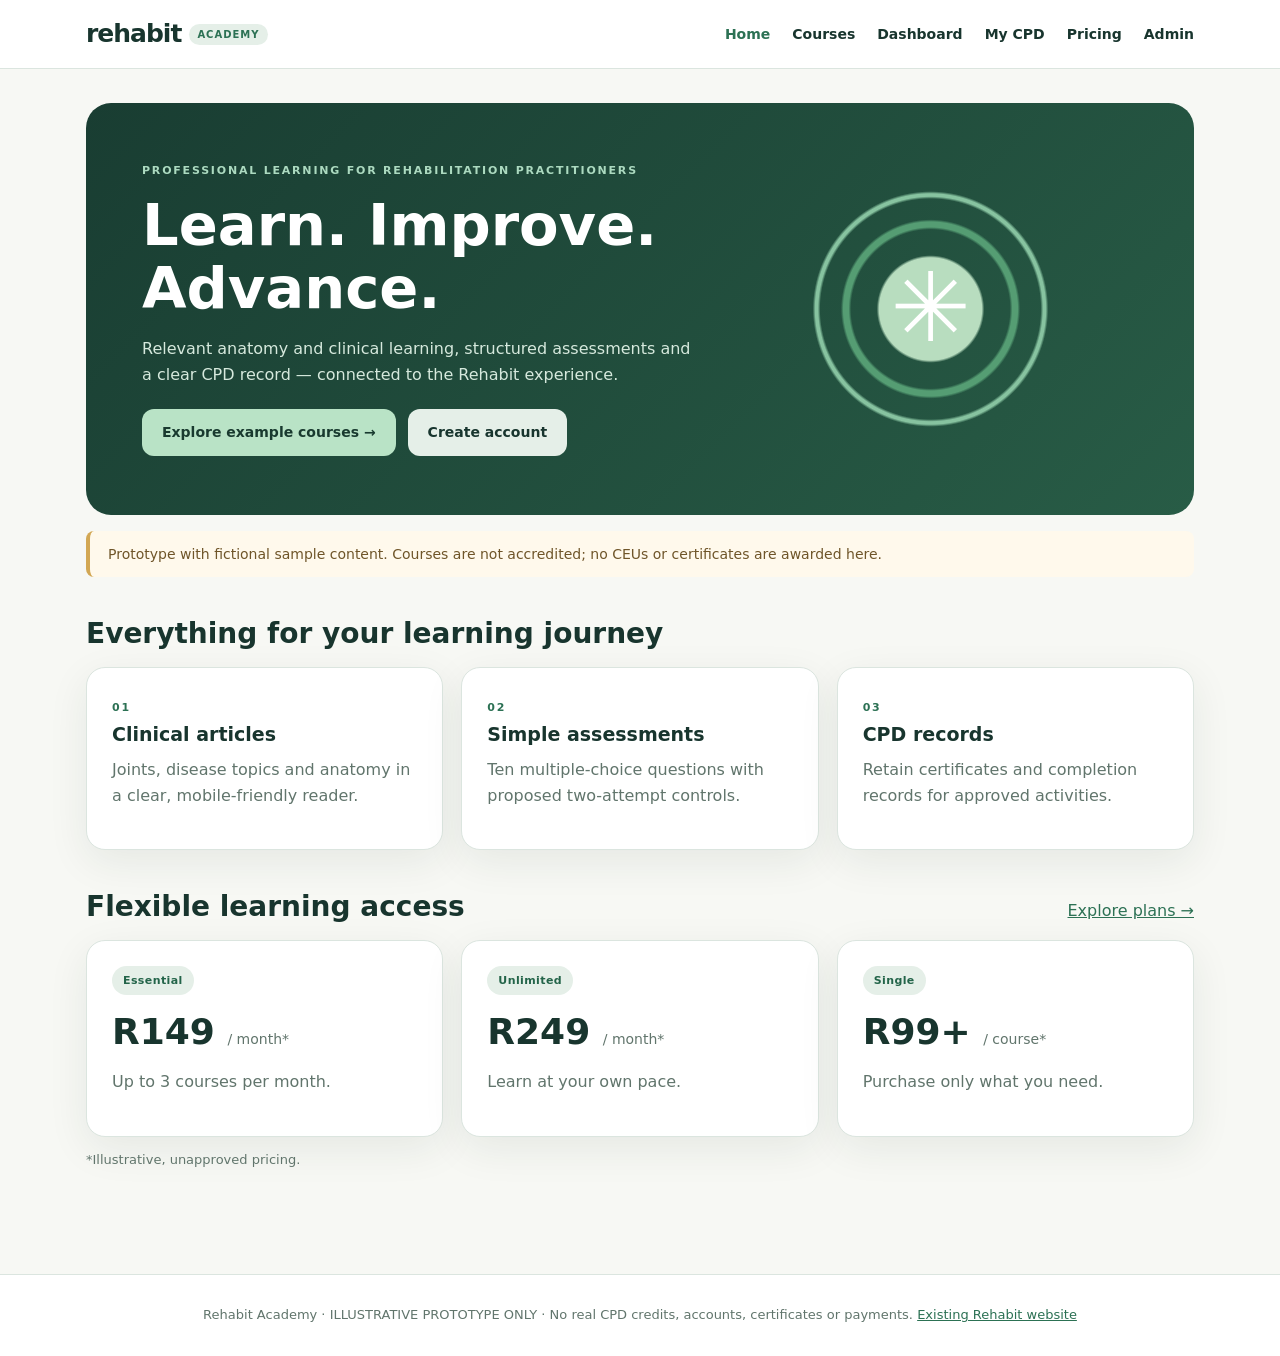
<file: index.html>
<!doctype html><html lang="en"><head><meta charset="utf-8"><meta name="robots" content="noindex,nofollow"><meta name="viewport" content="width=device-width,initial-scale=1"><meta name="description" content="Rehabit Academy CPD prototype"><title>Learn. Improve. Advance. | Rehabit Academy</title><link rel="stylesheet" href="assets/style.css"></head><body><div class="shell"><header class="header"><nav class="nav" aria-label="Main navigation"><a class="brand" href="index.html">rehabit<small>ACADEMY</small></a><div class="links"><a href="index.html" class="active">Home</a><a href="courses.html" class="">Courses</a><a href="dashboard.html" class="">Dashboard</a><a href="certificates.html" class="">My CPD</a><a href="billing.html" class="">Pricing</a><a href="admin.html" class="">Admin</a></div></nav></header><main class="main"><section class="hero"><div><div class="eyebrow">Professional learning for rehabilitation practitioners</div><h1>Learn. Improve.<br>Advance.</h1><p>Relevant anatomy and clinical learning, structured assessments and a clear CPD record — connected to the Rehabit experience.</p><div class="button-row"><a class="btn" href="courses.html">Explore example courses →</a><a class="btn-secondary" href="register.html">Create account</a></div></div><div class="hero-art" aria-hidden="true">✳</div></section><div class="notice">Prototype with fictional sample content. Courses are not accredited; no CEUs or certificates are awarded here.</div><section class="section"><h2>Everything for your learning journey</h2><div class="grid"><article class="card"><span class="eyebrow">01</span><h3>Clinical articles</h3><p>Joints, disease topics and anatomy in a clear, mobile-friendly reader.</p></article><article class="card"><span class="eyebrow">02</span><h3>Simple assessments</h3><p>Ten multiple-choice questions with proposed two-attempt controls.</p></article><article class="card"><span class="eyebrow">03</span><h3>CPD records</h3><p>Retain certificates and completion records for approved activities.</p></article></div></section><section class="section"><div class="section-head"><h2>Flexible learning access</h2><a href="billing.html">Explore plans →</a></div><div class="grid"><div class="card"><span class="tag">Essential</span><div class="price">R149 <small>/ month*</small></div><p>Up to 3 courses per month.</p></div><div class="card"><span class="tag">Unlimited</span><div class="price">R249 <small>/ month*</small></div><p>Learn at your own pace.</p></div><div class="card"><span class="tag">Single</span><div class="price">R99+ <small>/ course*</small></div><p>Purchase only what you need.</p></div></div><p class="small muted">*Illustrative, unapproved pricing.</p></section></main><footer class="footer">Rehabit Academy · ILLUSTRATIVE PROTOTYPE ONLY · No real CPD credits, accounts, certificates or payments. <a href="https://rehabit.co.za/">Existing Rehabit website</a></footer></div><script src="assets/app.js" defer></script></body></html>
</file>
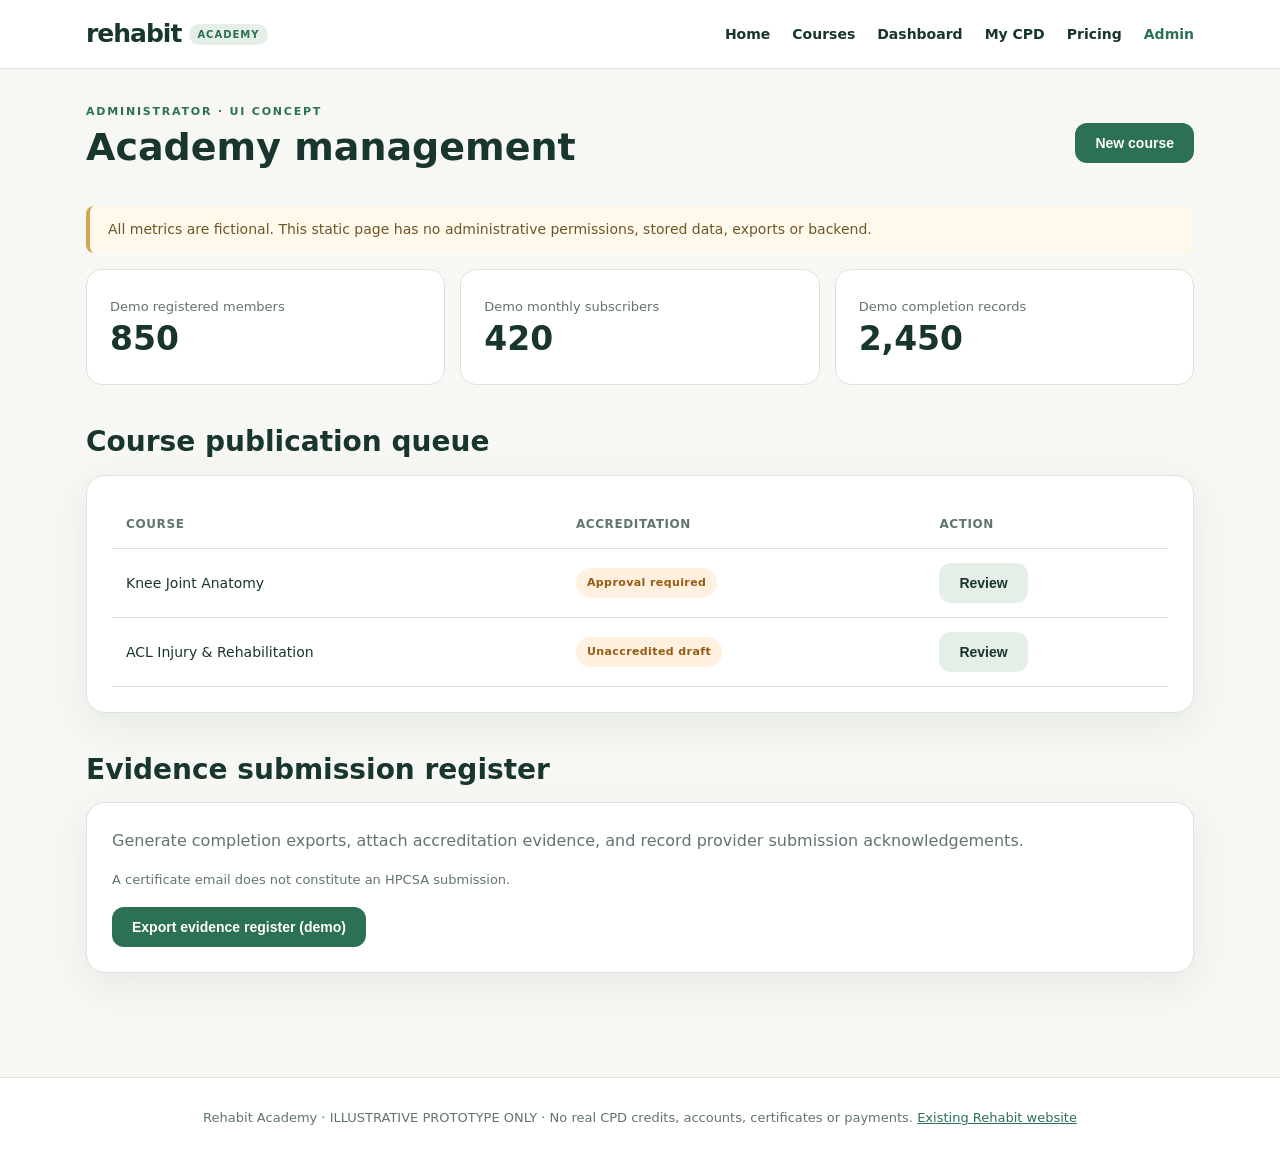
<file: admin.html>
<!doctype html><html lang="en"><head><meta charset="utf-8"><meta name="robots" content="noindex,nofollow"><meta name="viewport" content="width=device-width,initial-scale=1"><meta name="description" content="Rehabit Academy CPD prototype"><title>Admin dashboard | Rehabit Academy</title><link rel="stylesheet" href="assets/style.css"></head><body><div class="shell"><header class="header"><nav class="nav" aria-label="Main navigation"><a class="brand" href="index.html">rehabit<small>ACADEMY</small></a><div class="links"><a href="index.html" class="">Home</a><a href="courses.html" class="">Courses</a><a href="dashboard.html" class="">Dashboard</a><a href="certificates.html" class="">My CPD</a><a href="billing.html" class="">Pricing</a><a href="admin.html" class="active">Admin</a></div></nav></header><main class="main"><div class="topline"><div><div class="eyebrow">Administrator · UI concept</div><h1 class="page-title">Academy management</h1></div><button class="btn" data-demo-action>New course</button></div><div class="notice">All metrics are fictional. This static page has no administrative permissions, stored data, exports or backend.</div><div class="metrics"><div class="metric"><span class="muted small">Demo registered members</span><strong>850</strong></div><div class="metric"><span class="muted small">Demo monthly subscribers</span><strong>420</strong></div><div class="metric"><span class="muted small">Demo completion records</span><strong>2,450</strong></div></div><section class="section"><h2>Course publication queue</h2><div class="card table-wrap"><table class="table"><thead><tr><th>Course</th><th>Accreditation</th><th>Action</th></tr></thead><tbody><tr><td>Knee Joint Anatomy</td><td><span class="tag warn">Approval required</span></td><td><button class="btn-secondary" data-demo-action>Review</button></td></tr><tr><td>ACL Injury & Rehabilitation</td><td><span class="tag warn">Unaccredited draft</span></td><td><button class="btn-secondary" data-demo-action>Review</button></td></tr></tbody></table></div></section><section class="section"><h2>Evidence submission register</h2><div class="card"><p>Generate completion exports, attach accreditation evidence, and record provider submission acknowledgements.</p><p class="small muted">A certificate email does not constitute an HPCSA submission.</p><button class="btn" data-demo-action>Export evidence register (demo)</button></div></section></main><footer class="footer">Rehabit Academy · ILLUSTRATIVE PROTOTYPE ONLY · No real CPD credits, accounts, certificates or payments. <a href="https://rehabit.co.za/">Existing Rehabit website</a></footer></div><script src="assets/app.js" defer></script></body></html>
</file>
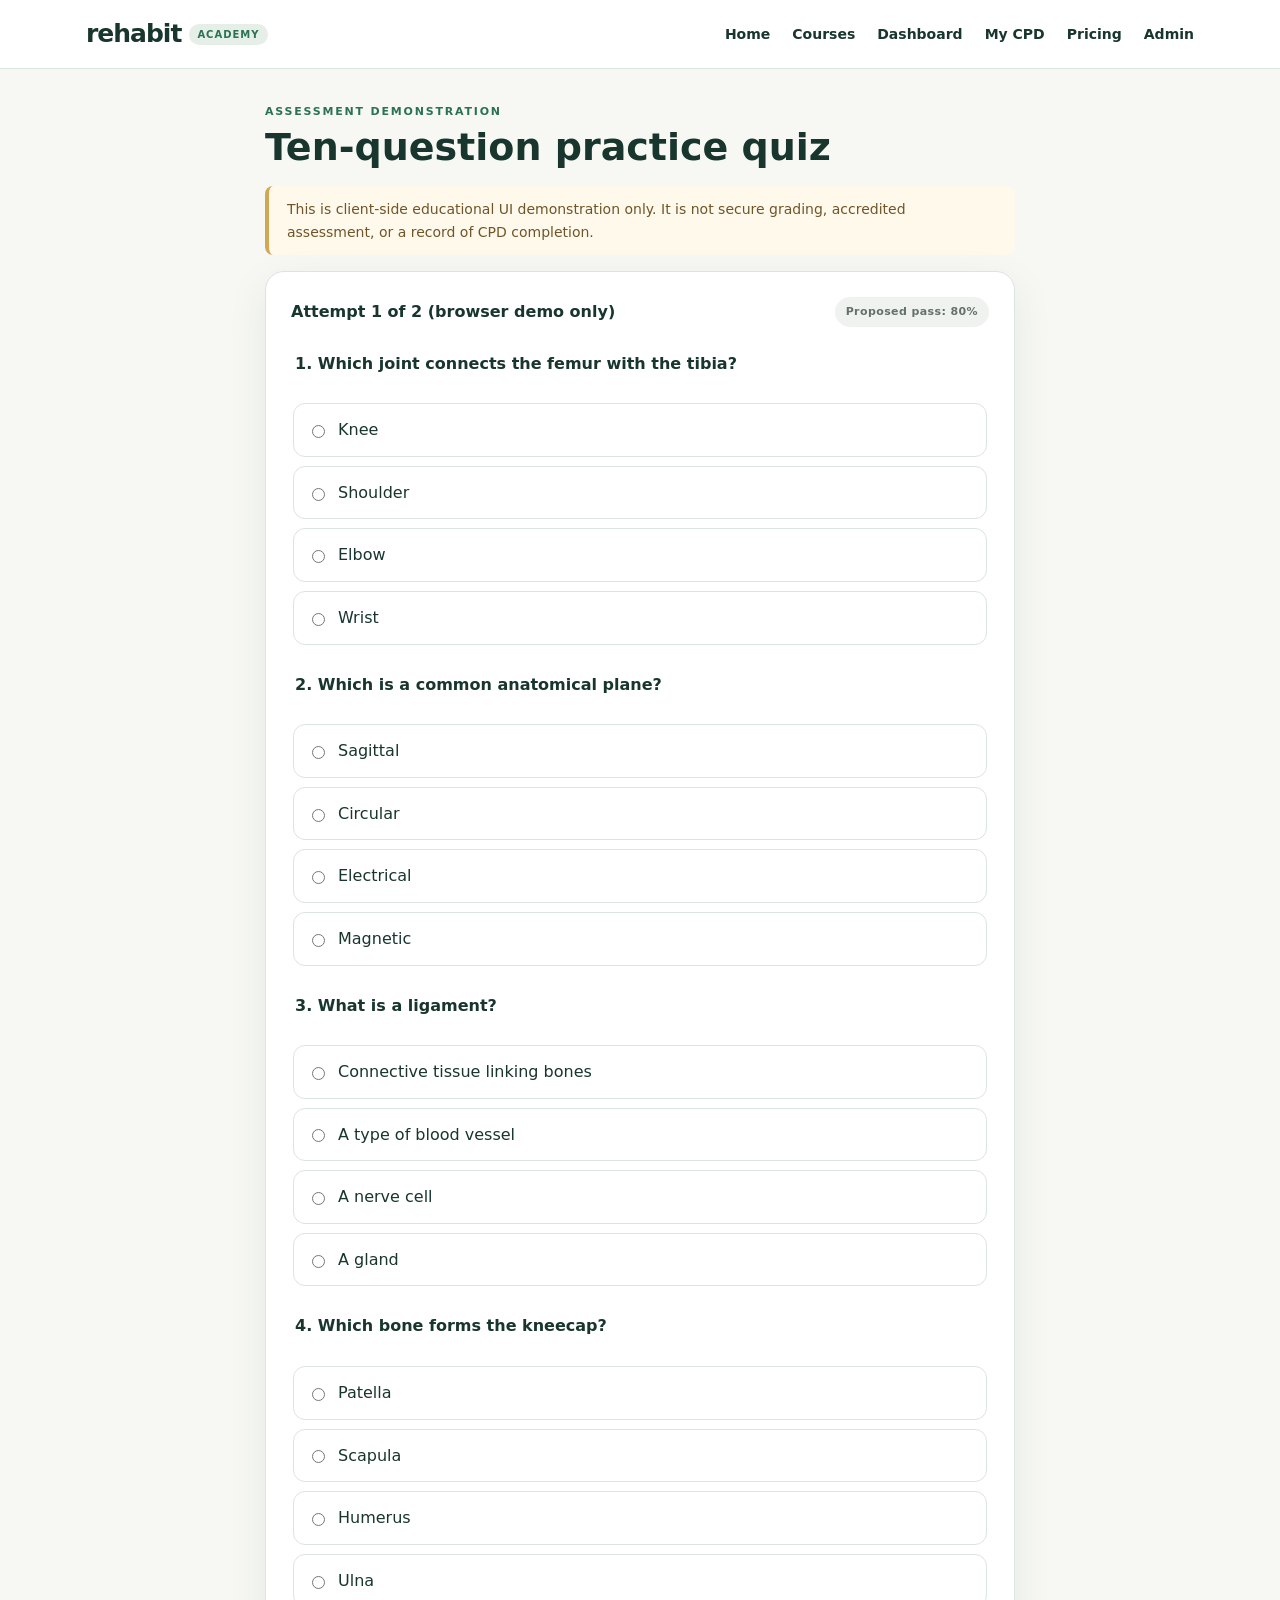
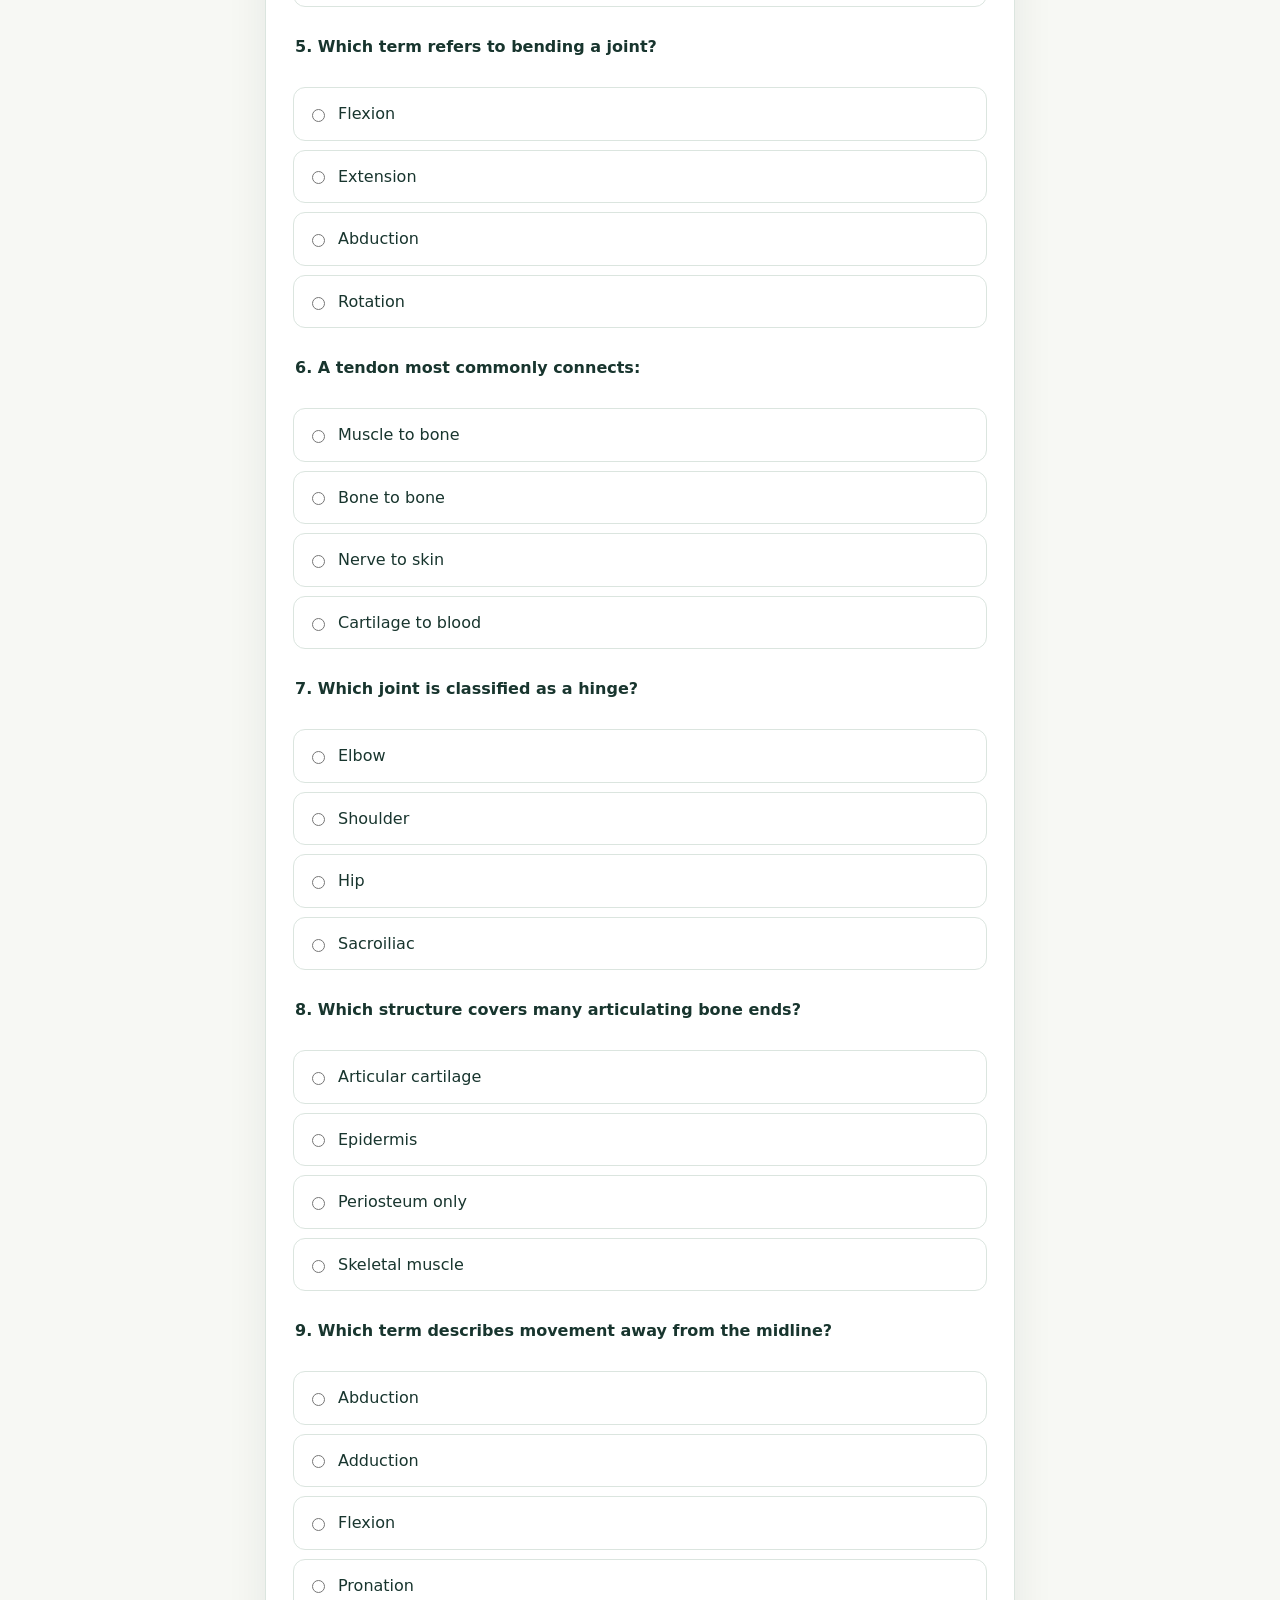
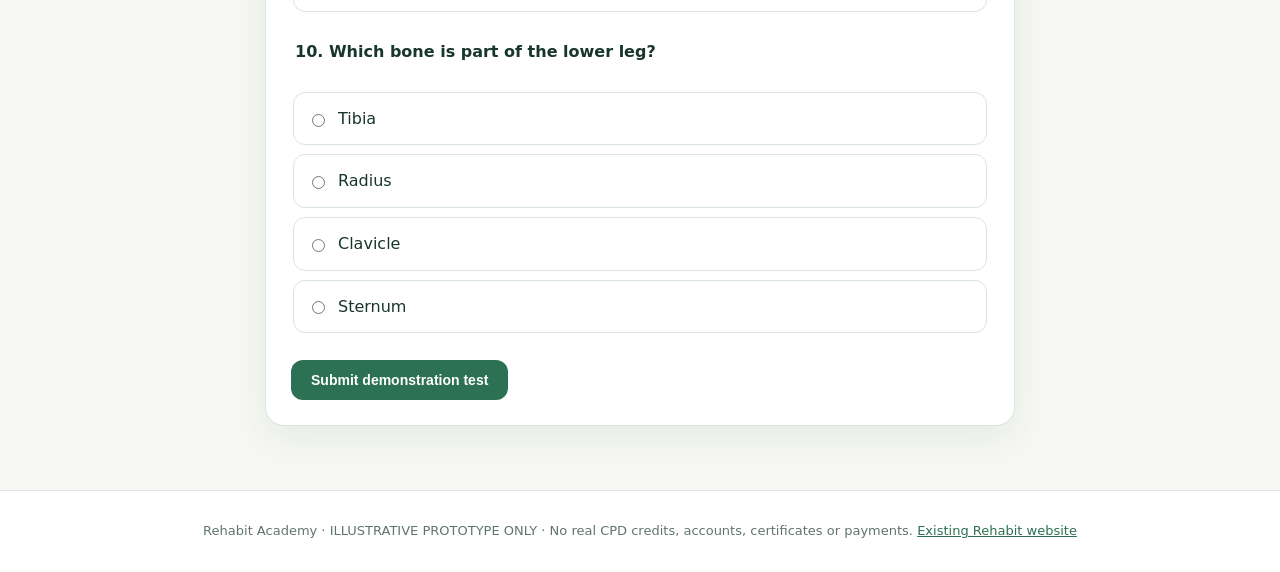
<file: assessment.html>
<!doctype html><html lang="en"><head><meta charset="utf-8"><meta name="robots" content="noindex,nofollow"><meta name="viewport" content="width=device-width,initial-scale=1"><meta name="description" content="Rehabit Academy CPD prototype"><title>Assessment demo | Rehabit Academy</title><link rel="stylesheet" href="assets/style.css"></head><body><div class="shell"><header class="header"><nav class="nav" aria-label="Main navigation"><a class="brand" href="index.html">rehabit<small>ACADEMY</small></a><div class="links"><a href="index.html" class="">Home</a><a href="courses.html" class="">Courses</a><a href="dashboard.html" class="">Dashboard</a><a href="certificates.html" class="">My CPD</a><a href="billing.html" class="">Pricing</a><a href="admin.html" class="">Admin</a></div></nav></header><main class="main"><div class="quiz"><div class="eyebrow">Assessment demonstration</div><h1 class="page-title">Ten-question practice quiz</h1><div class="notice">This is client-side educational UI demonstration only. It is not secure grading, accredited assessment, or a record of CPD completion.</div><div class="card"><div class="topline"><strong id="attemptLabel">Attempt 1 of 2</strong><span class="tag gray">Proposed pass: 80%</span></div><form id="quizForm"></form><div id="quizResult" class="notice green hide" role="status"></div></div></div></main><footer class="footer">Rehabit Academy · ILLUSTRATIVE PROTOTYPE ONLY · No real CPD credits, accounts, certificates or payments. <a href="https://rehabit.co.za/">Existing Rehabit website</a></footer></div><script src="assets/app.js" defer></script></body></html>
</file>
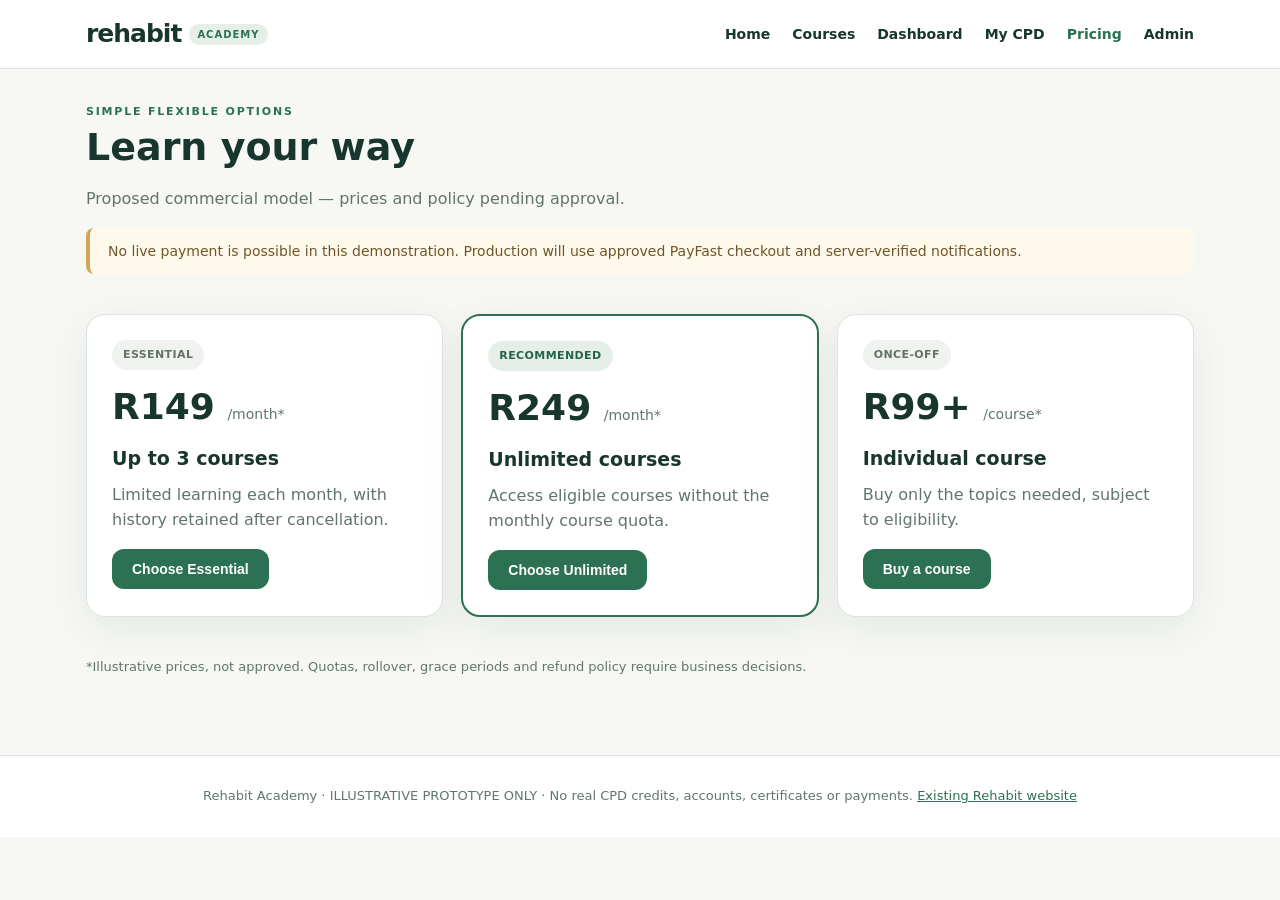
<file: billing.html>
<!doctype html><html lang="en"><head><meta charset="utf-8"><meta name="robots" content="noindex,nofollow"><meta name="viewport" content="width=device-width,initial-scale=1"><meta name="description" content="Rehabit Academy CPD prototype"><title>Plans | Rehabit Academy</title><link rel="stylesheet" href="assets/style.css"></head><body><div class="shell"><header class="header"><nav class="nav" aria-label="Main navigation"><a class="brand" href="index.html">rehabit<small>ACADEMY</small></a><div class="links"><a href="index.html" class="">Home</a><a href="courses.html" class="">Courses</a><a href="dashboard.html" class="">Dashboard</a><a href="certificates.html" class="">My CPD</a><a href="billing.html" class="active">Pricing</a><a href="admin.html" class="">Admin</a></div></nav></header><main class="main"><div class="eyebrow">Simple flexible options</div><h1 class="page-title">Learn your way</h1><p class="muted">Proposed commercial model — prices and policy pending approval.</p><div class="notice">No live payment is possible in this demonstration. Production will use approved PayFast checkout and server-verified notifications.</div><div class="grid section"><div class="card"><span class="tag gray">ESSENTIAL</span><div class="price">R149 <small>/month*</small></div><h3>Up to 3 courses</h3><p>Limited learning each month, with history retained after cancellation.</p><button class="btn" data-demo-action>Choose Essential</button></div><div class="card" style="border:2px solid var(--green)"><span class="tag">RECOMMENDED</span><div class="price">R249 <small>/month*</small></div><h3>Unlimited courses</h3><p>Access eligible courses without the monthly course quota.</p><button class="btn" data-demo-action>Choose Unlimited</button></div><div class="card"><span class="tag gray">ONCE-OFF</span><div class="price">R99+ <small>/course*</small></div><h3>Individual course</h3><p>Buy only the topics needed, subject to eligibility.</p><button class="btn" data-demo-action>Buy a course</button></div></div><p class="small muted">*Illustrative prices, not approved. Quotas, rollover, grace periods and refund policy require business decisions.</p></main><footer class="footer">Rehabit Academy · ILLUSTRATIVE PROTOTYPE ONLY · No real CPD credits, accounts, certificates or payments. <a href="https://rehabit.co.za/">Existing Rehabit website</a></footer></div><script src="assets/app.js" defer></script></body></html>
</file>
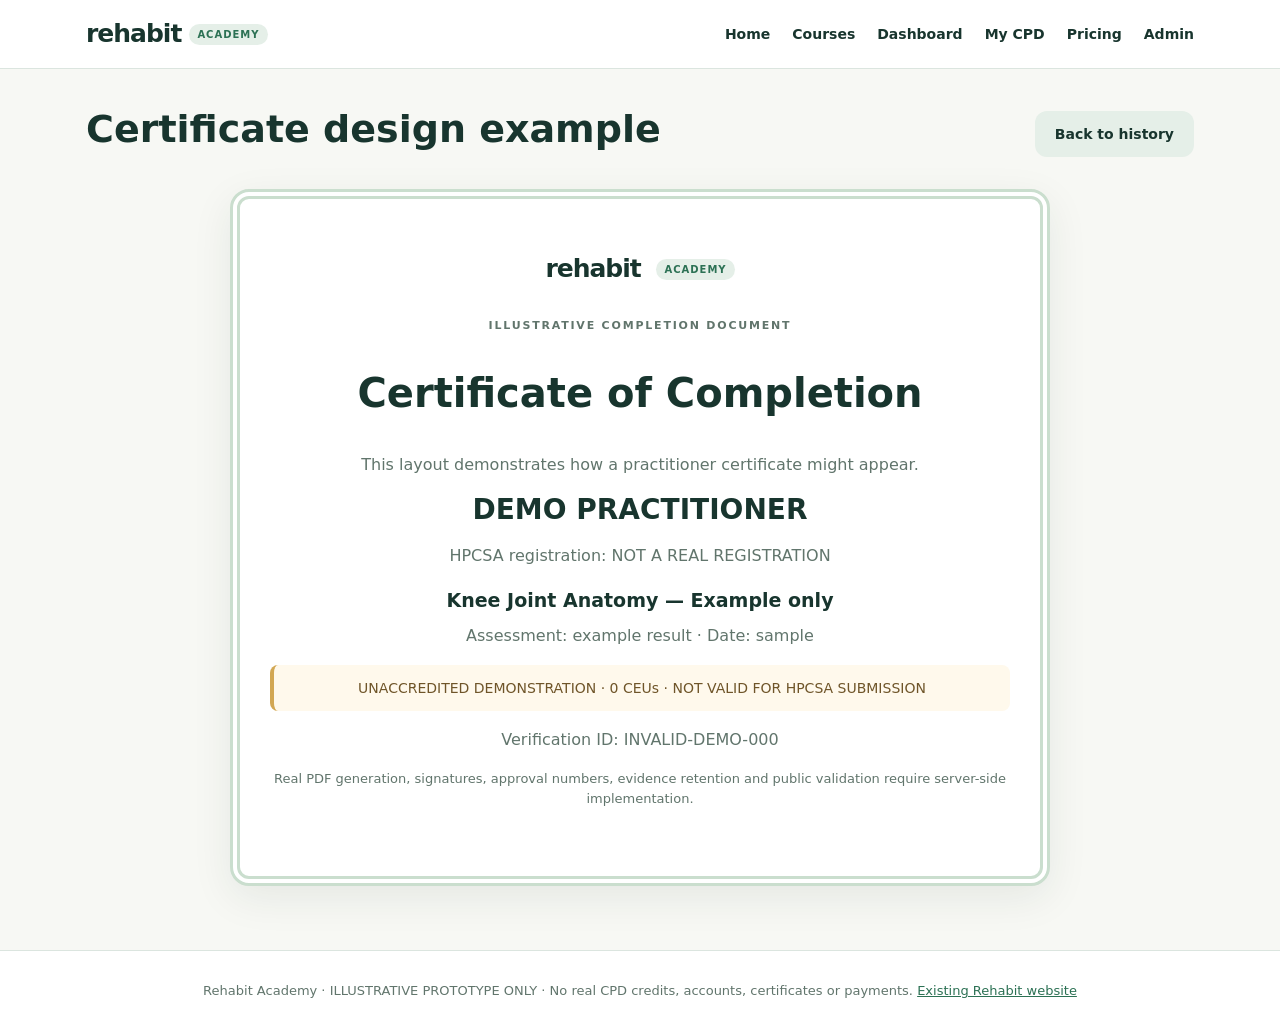
<file: certificate-example.html>
<!doctype html><html lang="en"><head><meta charset="utf-8"><meta name="robots" content="noindex,nofollow"><meta name="viewport" content="width=device-width,initial-scale=1"><meta name="description" content="Rehabit Academy CPD prototype"><title>Sample certificate | Rehabit Academy</title><link rel="stylesheet" href="assets/style.css"></head><body><div class="shell"><header class="header"><nav class="nav" aria-label="Main navigation"><a class="brand" href="index.html">rehabit<small>ACADEMY</small></a><div class="links"><a href="index.html" class="">Home</a><a href="courses.html" class="">Courses</a><a href="dashboard.html" class="">Dashboard</a><a href="certificates.html" class="">My CPD</a><a href="billing.html" class="">Pricing</a><a href="admin.html" class="">Admin</a></div></nav></header><main class="main"><div class="topline"><h1 class="page-title">Certificate design example</h1><a href="certificates.html" class="btn-secondary">Back to history</a></div><div class="card center" style="border:10px double #cadece;max-width:820px;margin:0 auto;padding:50px 30px"><div class="brand">rehabit <small>ACADEMY</small></div><p class="eyebrow" style="margin-top:28px">Illustrative completion document</p><h1 style="font-size:40px">Certificate of Completion</h1><p>This layout demonstrates how a practitioner certificate might appear.</p><h2>DEMO PRACTITIONER</h2><p>HPCSA registration: NOT A REAL REGISTRATION</p><h3>Knee Joint Anatomy — Example only</h3><p>Assessment: example result · Date: sample</p><div class="notice" style="text-align:center">UNACCREDITED DEMONSTRATION · 0 CEUs · NOT VALID FOR HPCSA SUBMISSION</div><p>Verification ID: INVALID-DEMO-000</p><p class="small muted">Real PDF generation, signatures, approval numbers, evidence retention and public validation require server-side implementation.</p></div></main><footer class="footer">Rehabit Academy · ILLUSTRATIVE PROTOTYPE ONLY · No real CPD credits, accounts, certificates or payments. <a href="https://rehabit.co.za/">Existing Rehabit website</a></footer></div><script src="assets/app.js" defer></script></body></html>
</file>
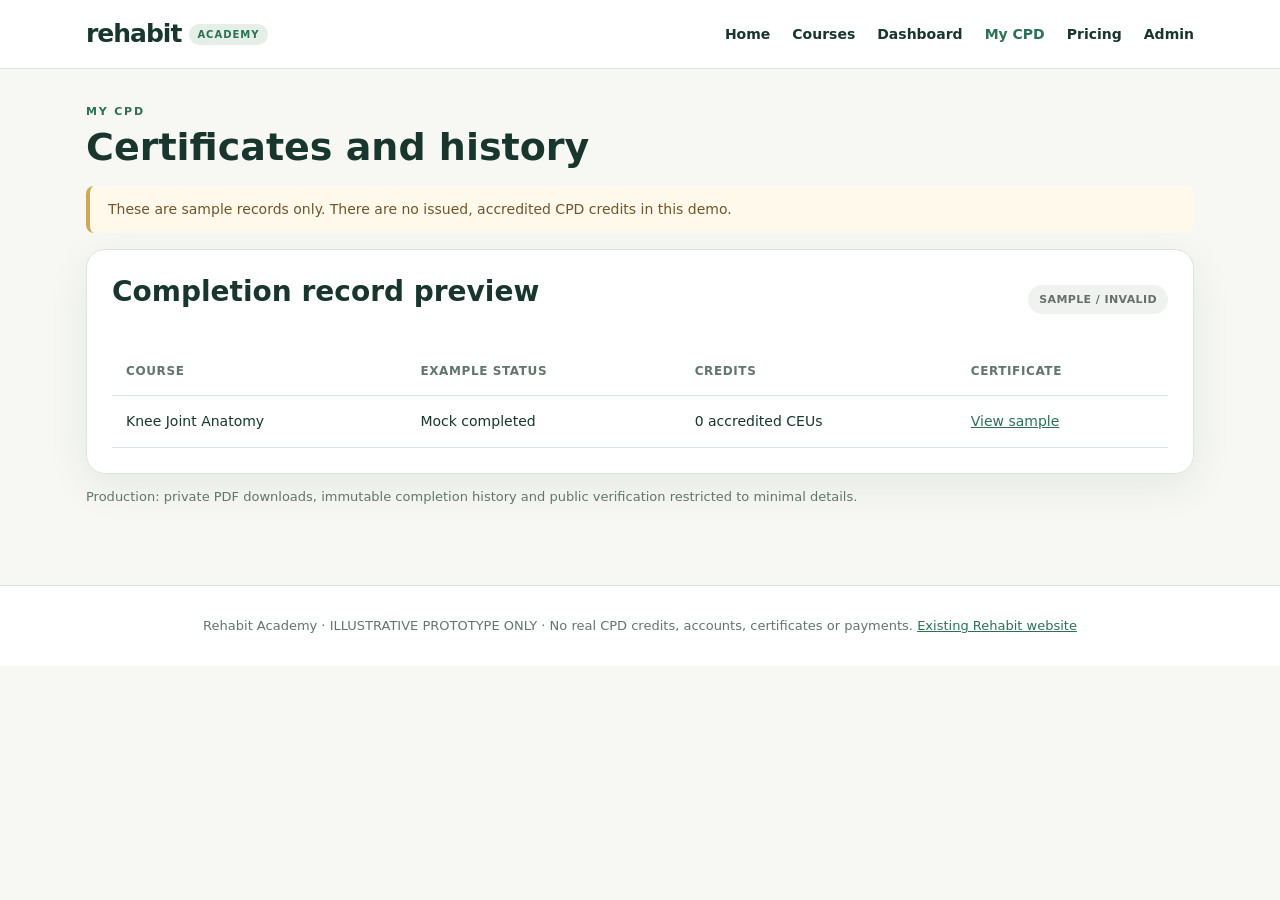
<file: certificates.html>
<!doctype html><html lang="en"><head><meta charset="utf-8"><meta name="robots" content="noindex,nofollow"><meta name="viewport" content="width=device-width,initial-scale=1"><meta name="description" content="Rehabit Academy CPD prototype"><title>CPD records | Rehabit Academy</title><link rel="stylesheet" href="assets/style.css"></head><body><div class="shell"><header class="header"><nav class="nav" aria-label="Main navigation"><a class="brand" href="index.html">rehabit<small>ACADEMY</small></a><div class="links"><a href="index.html" class="">Home</a><a href="courses.html" class="">Courses</a><a href="dashboard.html" class="">Dashboard</a><a href="certificates.html" class="active">My CPD</a><a href="billing.html" class="">Pricing</a><a href="admin.html" class="">Admin</a></div></nav></header><main class="main"><div class="eyebrow">My CPD</div><h1 class="page-title">Certificates and history</h1><div class="notice">These are sample records only. There are no issued, accredited CPD credits in this demo.</div><div class="card"><div class="topline"><h2>Completion record preview</h2><span class="tag gray">SAMPLE / INVALID</span></div><div class="table-wrap"><table class="table"><thead><tr><th>Course</th><th>Example status</th><th>Credits</th><th>Certificate</th></tr></thead><tbody><tr><td>Knee Joint Anatomy</td><td>Mock completed</td><td>0 accredited CEUs</td><td><a href="certificate-example.html">View sample</a></td></tr></tbody></table></div></div><p class="muted small">Production: private PDF downloads, immutable completion history and public verification restricted to minimal details.</p></main><footer class="footer">Rehabit Academy · ILLUSTRATIVE PROTOTYPE ONLY · No real CPD credits, accounts, certificates or payments. <a href="https://rehabit.co.za/">Existing Rehabit website</a></footer></div><script src="assets/app.js" defer></script></body></html>
</file>
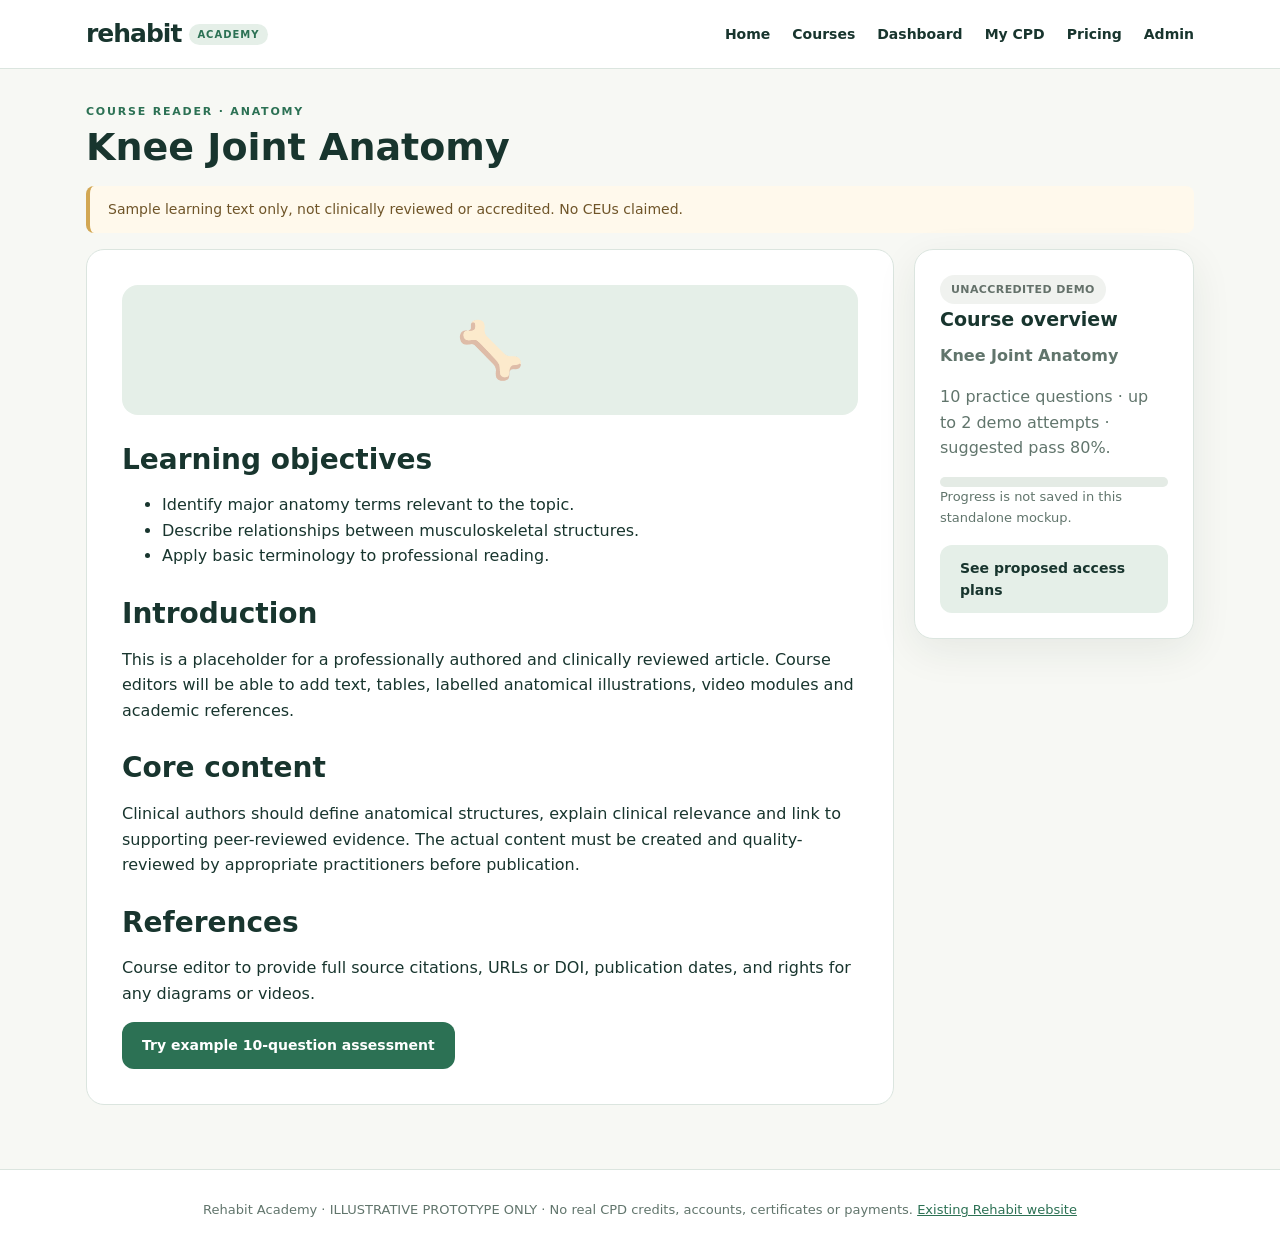
<file: course.html>
<!doctype html><html lang="en"><head><meta charset="utf-8"><meta name="robots" content="noindex,nofollow"><meta name="viewport" content="width=device-width,initial-scale=1"><meta name="description" content="Rehabit Academy CPD prototype"><title>Course reader | Rehabit Academy</title><link rel="stylesheet" href="assets/style.css"></head><body><div class="shell"><header class="header"><nav class="nav" aria-label="Main navigation"><a class="brand" href="index.html">rehabit<small>ACADEMY</small></a><div class="links"><a href="index.html" class="">Home</a><a href="courses.html" class="">Courses</a><a href="dashboard.html" class="">Dashboard</a><a href="certificates.html" class="">My CPD</a><a href="billing.html" class="">Pricing</a><a href="admin.html" class="">Admin</a></div></nav></header><main class="main"><div class="eyebrow">Course reader · <span id="courseCategory"></span></div><h1 class="page-title" data-course-name>Knee Joint Anatomy</h1><div class="notice">Sample learning text only, not clinically reviewed or accredited. No CEUs claimed.</div><div class="reader"><article><div class="course-emoji" id="courseIcon" aria-hidden="true">🦴</div><h2>Learning objectives</h2><ul><li>Identify major anatomy terms relevant to the topic.</li><li>Describe relationships between musculoskeletal structures.</li><li>Apply basic terminology to professional reading.</li></ul><h2>Introduction</h2><p>This is a placeholder for a professionally authored and clinically reviewed article. Course editors will be able to add text, tables, labelled anatomical illustrations, video modules and academic references.</p><h2>Core content</h2><p>Clinical authors should define anatomical structures, explain clinical relevance and link to supporting peer-reviewed evidence. The actual content must be created and quality-reviewed by appropriate practitioners before publication.</p><h2>References</h2><p>Course editor to provide full source citations, URLs or DOI, publication dates, and rights for any diagrams or videos.</p><a href="assessment.html" class="btn">Try example 10-question assessment</a></article><aside class="card"><span class="tag gray">UNACCREDITED DEMO</span><h3>Course overview</h3><p><strong data-course-name>Knee Joint Anatomy</strong></p><p>10 practice questions · up to 2 demo attempts · suggested pass 80%.</p><div class="progress"><span style="width:0"></span></div><p class="small muted">Progress is not saved in this standalone mockup.</p><a href="billing.html" class="btn-secondary">See proposed access plans</a></aside></div></main><footer class="footer">Rehabit Academy · ILLUSTRATIVE PROTOTYPE ONLY · No real CPD credits, accounts, certificates or payments. <a href="https://rehabit.co.za/">Existing Rehabit website</a></footer></div><script src="assets/app.js" defer></script></body></html>
</file>
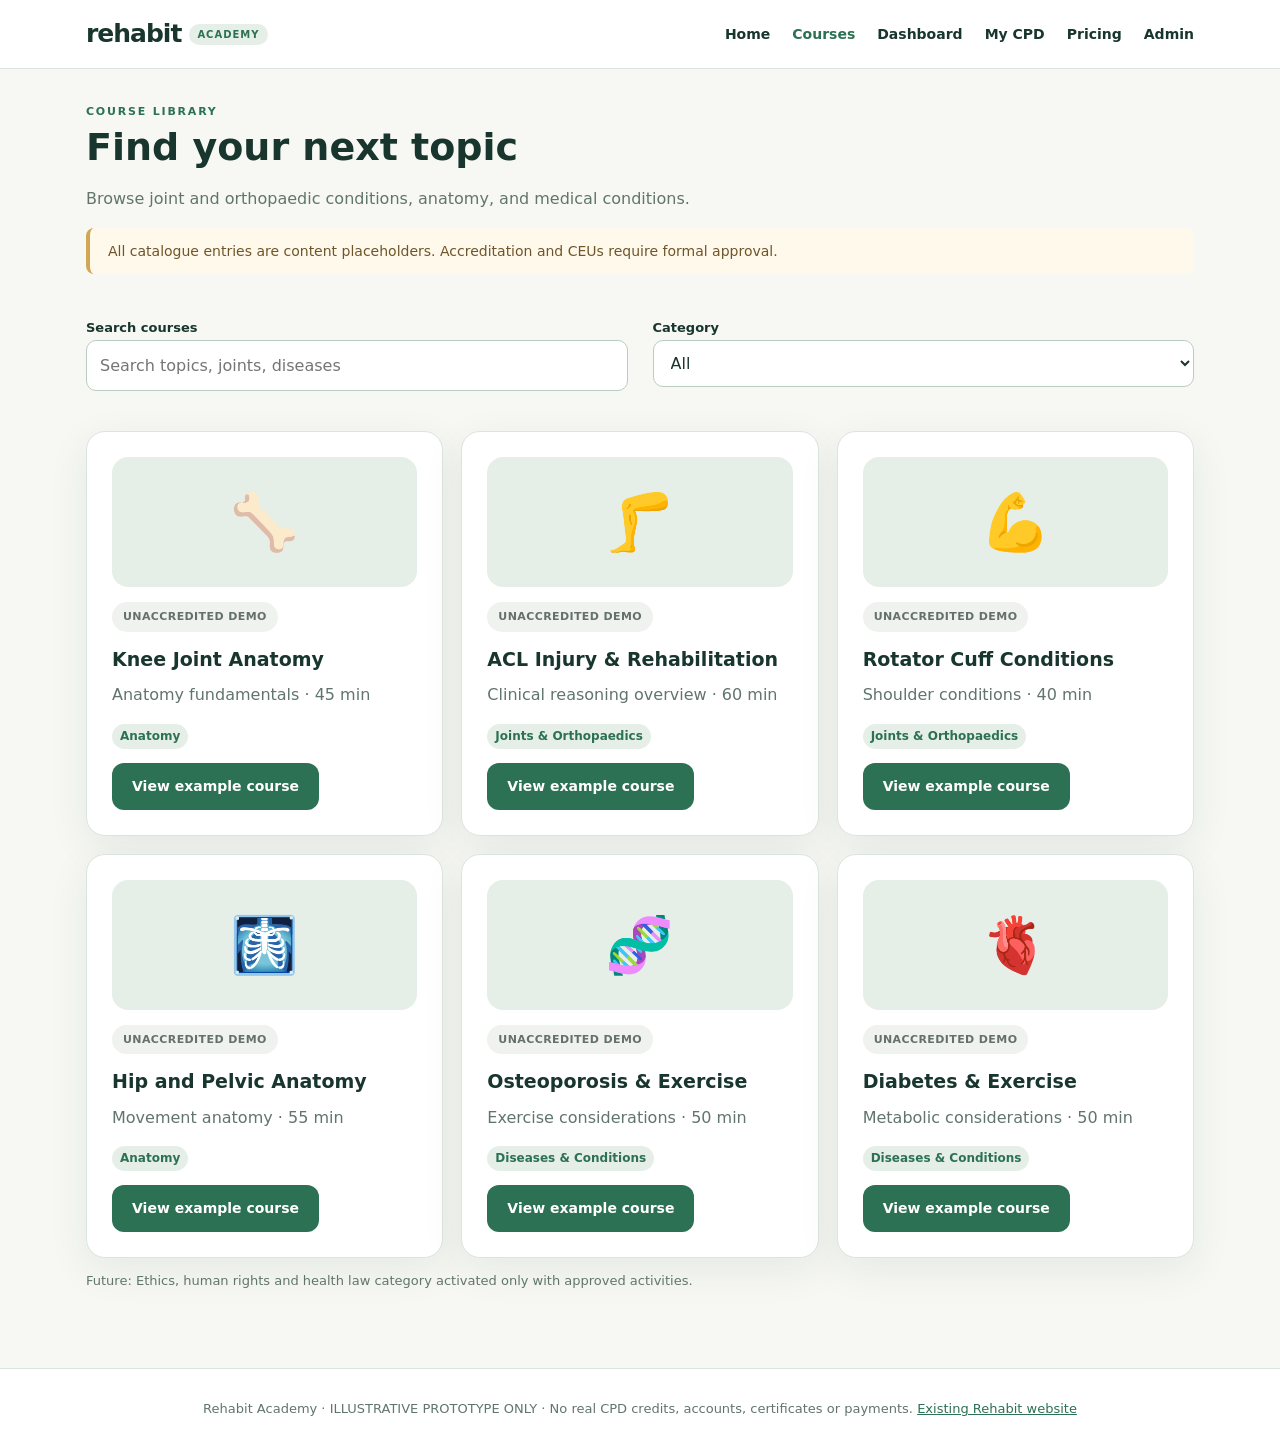
<file: courses.html>
<!doctype html><html lang="en"><head><meta charset="utf-8"><meta name="robots" content="noindex,nofollow"><meta name="viewport" content="width=device-width,initial-scale=1"><meta name="description" content="Rehabit Academy CPD prototype"><title>Courses | Rehabit Academy</title><link rel="stylesheet" href="assets/style.css"></head><body><div class="shell"><header class="header"><nav class="nav" aria-label="Main navigation"><a class="brand" href="index.html">rehabit<small>ACADEMY</small></a><div class="links"><a href="index.html" class="">Home</a><a href="courses.html" class="active">Courses</a><a href="dashboard.html" class="">Dashboard</a><a href="certificates.html" class="">My CPD</a><a href="billing.html" class="">Pricing</a><a href="admin.html" class="">Admin</a></div></nav></header><main class="main"><div class="eyebrow">Course library</div><h1 class="page-title">Find your next topic</h1><p class="muted">Browse joint and orthopaedic conditions, anatomy, and medical conditions.</p><div class="notice">All catalogue entries are content placeholders. Accreditation and CEUs require formal approval.</div><div class="split section"><div><label class="small" for="searchCourse"><strong>Search courses</strong></label><input class="search" id="searchCourse" placeholder="Search topics, joints, diseases"></div><div><label class="small" for="categoryFilter"><strong>Category</strong></label><select id="categoryFilter"><option>All</option><option>Joints &amp; Orthopaedics</option><option>Anatomy</option><option>Diseases &amp; Conditions</option></select></div></div><div class="grid" id="courseGrid" aria-live="polite"></div><p class="small muted">Future: Ethics, human rights and health law category activated only with approved activities.</p></main><footer class="footer">Rehabit Academy · ILLUSTRATIVE PROTOTYPE ONLY · No real CPD credits, accounts, certificates or payments. <a href="https://rehabit.co.za/">Existing Rehabit website</a></footer></div><script src="assets/app.js" defer></script></body></html>
</file>
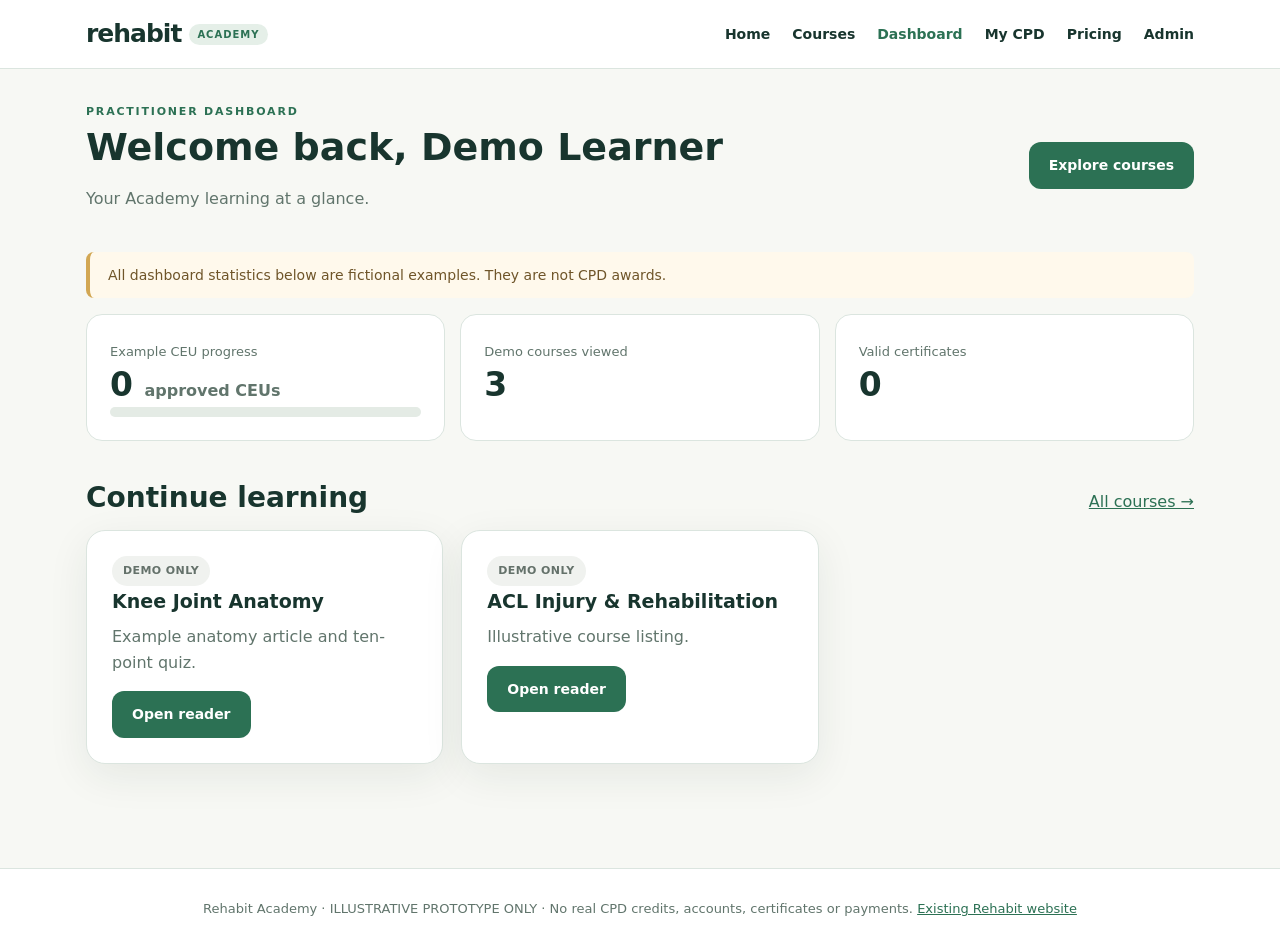
<file: dashboard.html>
<!doctype html><html lang="en"><head><meta charset="utf-8"><meta name="robots" content="noindex,nofollow"><meta name="viewport" content="width=device-width,initial-scale=1"><meta name="description" content="Rehabit Academy CPD prototype"><title>Dashboard | Rehabit Academy</title><link rel="stylesheet" href="assets/style.css"></head><body><div class="shell"><header class="header"><nav class="nav" aria-label="Main navigation"><a class="brand" href="index.html">rehabit<small>ACADEMY</small></a><div class="links"><a href="index.html" class="">Home</a><a href="courses.html" class="">Courses</a><a href="dashboard.html" class="active">Dashboard</a><a href="certificates.html" class="">My CPD</a><a href="billing.html" class="">Pricing</a><a href="admin.html" class="">Admin</a></div></nav></header><main class="main"><div class="topline"><div><div class="eyebrow">Practitioner dashboard</div><h1 class="page-title">Welcome back, Demo Learner</h1><p class="muted">Your Academy learning at a glance.</p></div><a class="btn" href="courses.html">Explore courses</a></div><div class="notice">All dashboard statistics below are fictional examples. They are not CPD awards.</div><div class="metrics"><div class="metric"><span class="muted small">Example CEU progress</span><strong>0 <span style="font-size:16px;color:var(--muted)">approved CEUs</span></strong><div class="progress"><span style="width:0"></span></div></div><div class="metric"><span class="muted small">Demo courses viewed</span><strong>3</strong></div><div class="metric"><span class="muted small">Valid certificates</span><strong>0</strong></div></div><section class="section"><div class="section-head"><h2>Continue learning</h2><a href="courses.html">All courses →</a></div><div class="grid"><div class="card"><span class="tag gray">DEMO ONLY</span><h3>Knee Joint Anatomy</h3><p>Example anatomy article and ten-point quiz.</p><a class="btn" href="course.html?id=knee">Open reader</a></div><div class="card"><span class="tag gray">DEMO ONLY</span><h3>ACL Injury & Rehabilitation</h3><p>Illustrative course listing.</p><a class="btn" href="course.html?id=acl">Open reader</a></div></div></section></main><footer class="footer">Rehabit Academy · ILLUSTRATIVE PROTOTYPE ONLY · No real CPD credits, accounts, certificates or payments. <a href="https://rehabit.co.za/">Existing Rehabit website</a></footer></div><script src="assets/app.js" defer></script></body></html>
</file>
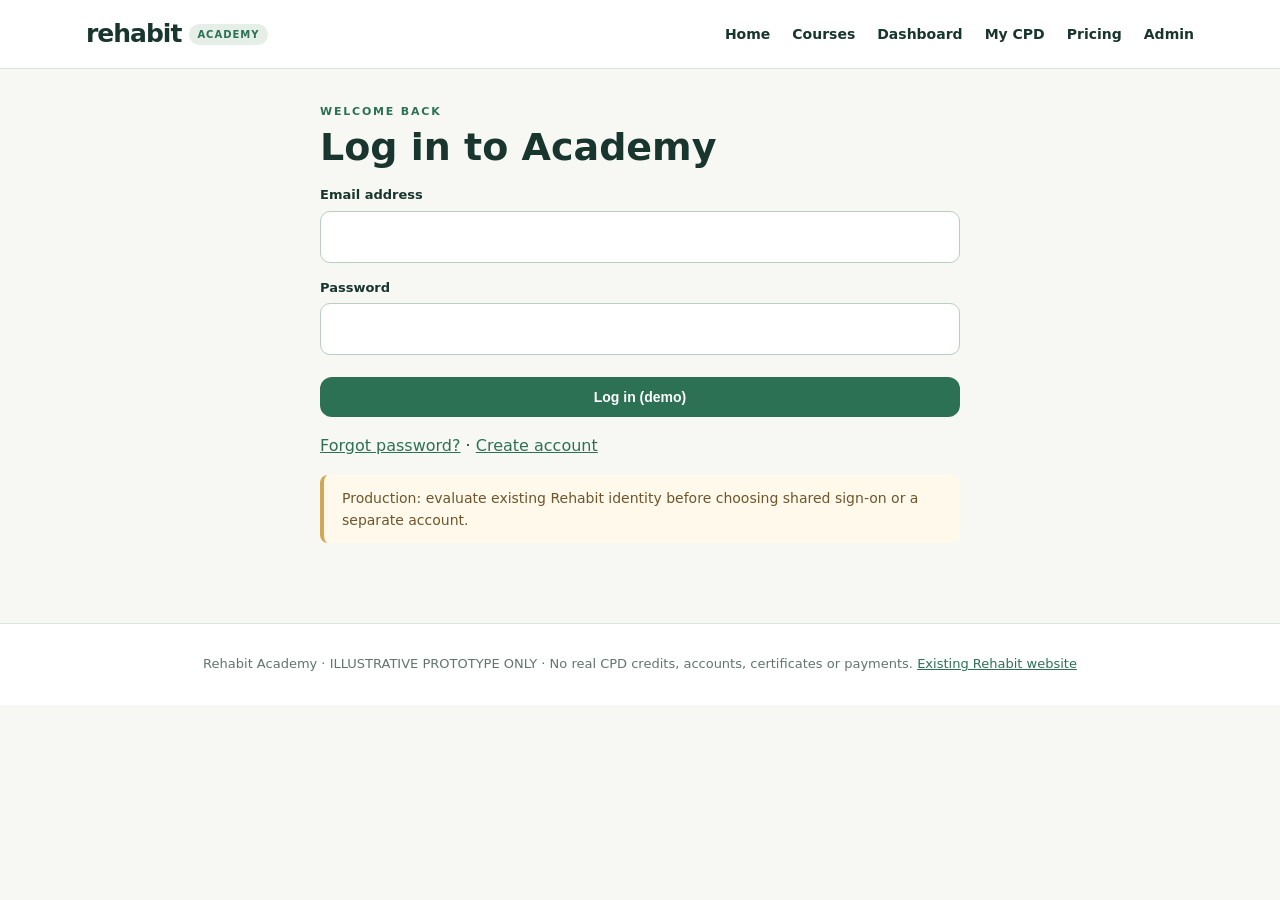
<file: login.html>
<!doctype html><html lang="en"><head><meta charset="utf-8"><meta name="robots" content="noindex,nofollow"><meta name="viewport" content="width=device-width,initial-scale=1"><meta name="description" content="Rehabit Academy CPD prototype"><title>Log in | Rehabit Academy</title><link rel="stylesheet" href="assets/style.css"></head><body><div class="shell"><header class="header"><nav class="nav" aria-label="Main navigation"><a class="brand" href="index.html">rehabit<small>ACADEMY</small></a><div class="links"><a href="index.html" class="">Home</a><a href="courses.html" class="">Courses</a><a href="dashboard.html" class="">Dashboard</a><a href="certificates.html" class="">My CPD</a><a href="billing.html" class="">Pricing</a><a href="admin.html" class="">Admin</a></div></nav></header><main class="main"><div class="form"><div class="eyebrow">Welcome back</div><h1 class="page-title">Log in to Academy</h1><form data-demo-form><label for="email">Email address</label><input id="email" type="email" required autocomplete="email"><label for="pass">Password</label><input id="pass" type="password" required autocomplete="current-password"><button class="btn">Log in (demo)</button></form><div id="formMessage" class="notice green hide" role="status"></div><p><a href="#" data-demo-action>Forgot password?</a> · <a href="register.html">Create account</a></p><div class="notice">Production: evaluate existing Rehabit identity before choosing shared sign-on or a separate account.</div></div></main><footer class="footer">Rehabit Academy · ILLUSTRATIVE PROTOTYPE ONLY · No real CPD credits, accounts, certificates or payments. <a href="https://rehabit.co.za/">Existing Rehabit website</a></footer></div><script src="assets/app.js" defer></script></body></html>
</file>
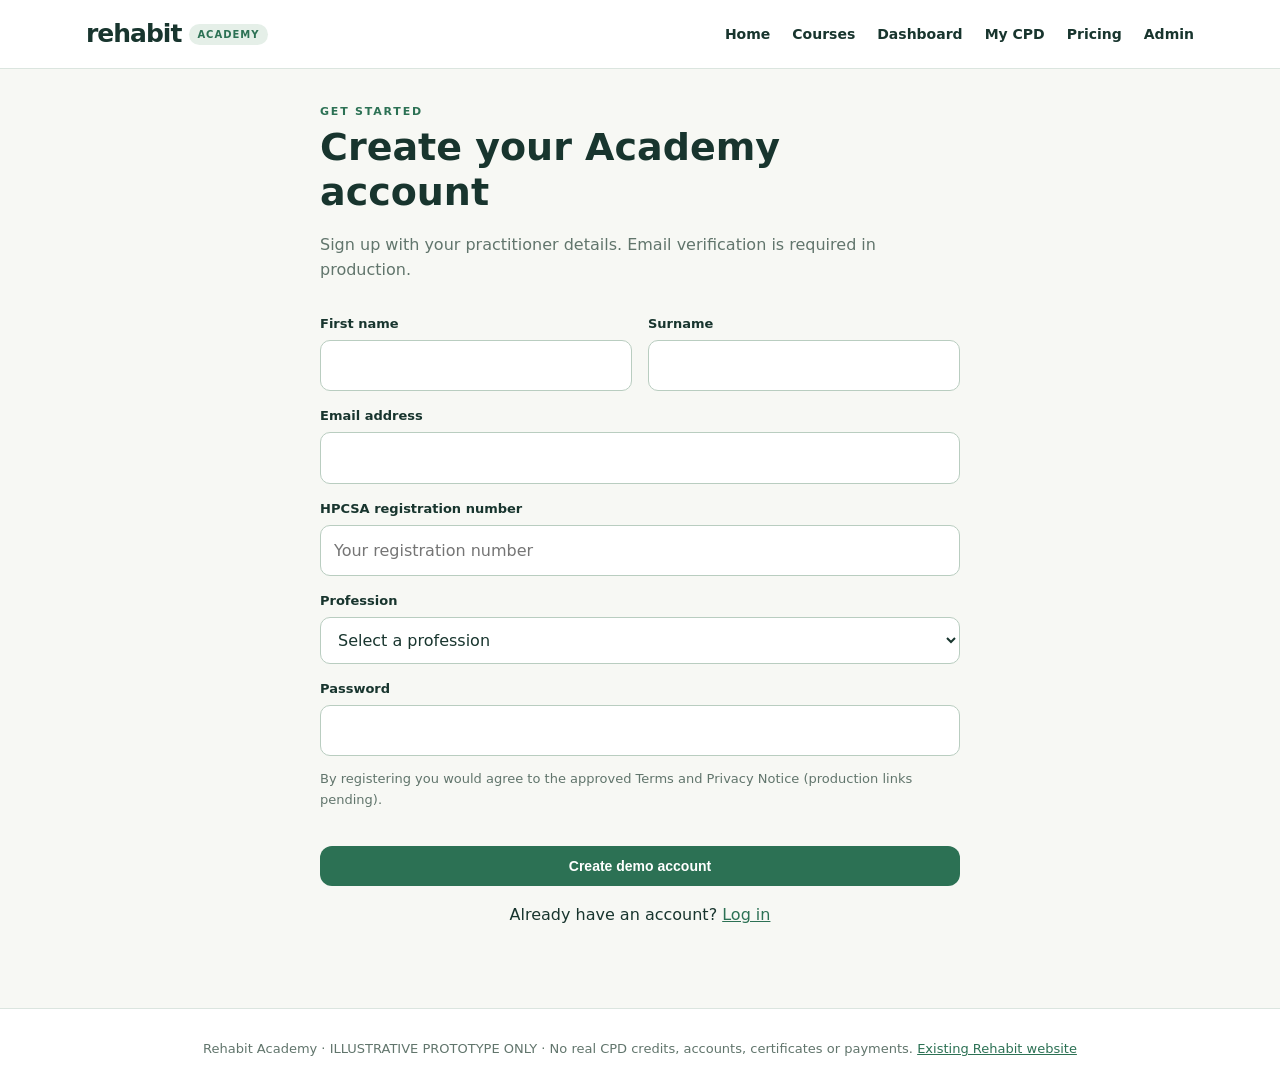
<file: register.html>
<!doctype html><html lang="en"><head><meta charset="utf-8"><meta name="robots" content="noindex,nofollow"><meta name="viewport" content="width=device-width,initial-scale=1"><meta name="description" content="Rehabit Academy CPD prototype"><title>Create account | Rehabit Academy</title><link rel="stylesheet" href="assets/style.css"></head><body><div class="shell"><header class="header"><nav class="nav" aria-label="Main navigation"><a class="brand" href="index.html">rehabit<small>ACADEMY</small></a><div class="links"><a href="index.html" class="">Home</a><a href="courses.html" class="">Courses</a><a href="dashboard.html" class="">Dashboard</a><a href="certificates.html" class="">My CPD</a><a href="billing.html" class="">Pricing</a><a href="admin.html" class="">Admin</a></div></nav></header><main class="main"><div class="form"><div class="eyebrow">Get started</div><h1 class="page-title">Create your Academy account</h1><p class="muted">Sign up with your practitioner details. Email verification is required in production.</p><form data-demo-form><div class="form-grid"><div><label for="first">First name</label><input id="first" required autocomplete="given-name"></div><div><label for="surname">Surname</label><input id="surname" required autocomplete="family-name"></div></div><label for="email">Email address</label><input id="email" type="email" required autocomplete="email"><label for="hpcsa">HPCSA registration number</label><input id="hpcsa" required placeholder="Your registration number"><label for="profession">Profession</label><select id="profession" required><option value="">Select a profession</option><option>Biokineticist</option><option>Physiotherapist (future eligibility)</option></select><label for="password">Password</label><input id="password" type="password" minlength="12" required autocomplete="new-password"><p class="small muted">By registering you would agree to the approved Terms and Privacy Notice (production links pending).</p><button class="btn">Create demo account</button></form><div id="formMessage" class="notice green hide" role="status"></div><p class="center">Already have an account? <a href="login.html">Log in</a></p></div></main><footer class="footer">Rehabit Academy · ILLUSTRATIVE PROTOTYPE ONLY · No real CPD credits, accounts, certificates or payments. <a href="https://rehabit.co.za/">Existing Rehabit website</a></footer></div><script src="assets/app.js" defer></script></body></html>
</file>
<file: assets/style.css>
:root{--ink:#18352e;--green:#2c7154;--soft:#e5efe8;--mint:#a8d3b9;--cream:#f7f8f4;--border:#dbe5df;--muted:#61756c;--white:#fff;--red:#af4b42;--shadow:0 12px 40px rgba(23,55,42,.08)}*{box-sizing:border-box}html{scroll-behavior:smooth}body{margin:0;background:var(--cream);color:var(--ink);font:16px/1.6 system-ui,-apple-system,Segoe UI,Roboto,sans-serif}a{color:var(--green)}a:hover{text-decoration:underline}.shell{min-height:100vh}.header{background:#fff;border-bottom:1px solid var(--border);position:sticky;top:0;z-index:10}.nav{max-width:1160px;margin:auto;padding:14px 26px;display:flex;justify-content:space-between;align-items:center;gap:16px}.brand{text-decoration:none;color:var(--ink);font-size:25px;font-weight:800;letter-spacing:-1px}.brand small{background:var(--soft);color:var(--green);font-size:10px;font-weight:800;letter-spacing:1px;border-radius:20px;padding:5px 8px;margin-left:8px;vertical-align:middle}.links{display:flex;gap:22px;flex-wrap:wrap}.links a{text-decoration:none;color:var(--ink);font-size:14px;font-weight:600}.links a.active{color:var(--green)}.main{max-width:1160px;margin:0 auto;padding:34px 26px 64px}.hero{background:linear-gradient(135deg,#193d32,#285c46);border-radius:25px;color:#fff;padding:56px;display:grid;grid-template-columns:1.15fr .85fr;gap:20px;align-items:center;overflow:hidden}.hero h1{font-size:clamp(36px,4.5vw,60px);line-height:1.09;margin:15px 0}.hero p{color:#d6e9dd;max-width:550px}.hero-art{height:300px;border-radius:25px;background:radial-gradient(circle at 50% 50%,#b8ddbf 0 20%,transparent 21%),radial-gradient(circle at 50% 50%,transparent 0 31%,#559d73 32% 34%,transparent 35%),radial-gradient(circle at 50% 50%,transparent 0 43%,#87c3a0 44% 45%,transparent 46%);display:flex;align-items:center;justify-content:center;font-size:96px}.eyebrow{text-transform:uppercase;letter-spacing:1.8px;font-size:11px;font-weight:800;color:var(--green)}.hero .eyebrow{color:#acdac0}.btn,.btn-secondary{appearance:none;border:0;border-radius:12px;padding:12px 20px;font-weight:750;font-size:14px;cursor:pointer;text-decoration:none;display:inline-flex;align-items:center;justify-content:center;gap:8px}.btn{background:var(--green);color:#fff}.btn:hover{background:#20573f;text-decoration:none}.btn-secondary{background:var(--soft);color:var(--ink)}.hero .btn{background:#b9e3c6;color:#193a2f}.button-row{display:flex;gap:12px;flex-wrap:wrap;margin-top:22px}.grid{display:grid;grid-template-columns:repeat(3,minmax(0,1fr));gap:18px}.grid.two{grid-template-columns:repeat(2,minmax(0,1fr))}.card{background:#fff;border:1px solid var(--border);border-radius:19px;padding:25px;box-shadow:var(--shadow)}.card h3{margin:0 0 8px;font-size:19px}.card p{color:var(--muted);margin:0 0 16px}.section{margin:40px 0}.section-head{display:flex;align-items:baseline;justify-content:space-between;gap:12px}.section h2,h2{font-size:28px;line-height:1.2;margin:0 0 16px}.tag{font-size:11px;letter-spacing:.4px;font-weight:750;border-radius:50px;background:var(--soft);color:#236449;padding:6px 11px;display:inline-block}.tag.warn{background:#fff0df;color:#945b11}.tag.gray{background:#f0f2ef;color:#64716a}.muted{color:var(--muted)}.small{font-size:13px}.notice{border-left:4px solid #d2a753;padding:12px 18px;background:#fff9ec;border-radius:8px;color:#6f5529;margin:16px 0;font-size:14px}.notice.green{border-color:var(--green);background:var(--soft);color:var(--ink)}.topline{display:flex;justify-content:space-between;gap:16px;align-items:center;margin-bottom:24px}.metrics{display:grid;grid-template-columns:repeat(3,1fr);gap:15px}.metric{background:#fff;padding:23px;border-radius:16px;border:1px solid var(--border)}.metric strong{font-size:33px;display:block;line-height:1.3}.form{max-width:640px;margin:auto}.form label{font-size:13px;font-weight:750;display:block;margin:15px 0 5px}.form input,.form select,.form textarea,.search,input,select{width:100%;padding:12px 13px;border:1px solid #b9cdc0;border-radius:10px;background:#fff;color:var(--ink);font:inherit}.form input:focus,.form select:focus,.search:focus{outline:3px solid #b3d9c1}.form .btn{width:100%;margin-top:22px}.form-grid{display:grid;grid-template-columns:1fr 1fr;gap:0 16px}.course-emoji{font-size:55px;background:var(--soft);border-radius:16px;height:130px;display:flex;align-items:center;justify-content:center;margin-bottom:15px}.course-meta{display:flex;gap:9px;flex-wrap:wrap;margin:14px 0}.reader{display:grid;grid-template-columns:minmax(0,1fr) 280px;gap:20px}.reader article{background:#fff;border:1px solid var(--border);border-radius:18px;padding:35px;max-width:100%;}.reader article p{max-width:74ch}.reader article h2{margin-top:28px}.reader aside{align-self:start;position:sticky;top:92px}.progress{height:10px;background:#e4ebe5;border-radius:40px;overflow:hidden}.progress>span{height:100%;display:block;background:var(--green)}.choice{border:1px solid var(--border);padding:13px;border-radius:12px;margin:9px 0;display:flex;gap:10px;align-items:center;cursor:pointer}.choice:has(input:checked){border-color:var(--green);background:var(--soft)}.choice input{width:auto}.quiz{max-width:750px;margin:auto}.question{padding:18px 0;border-bottom:1px solid var(--border)}.price{font-size:36px;font-weight:800;margin:8px 0}.price small{font-size:14px;color:var(--muted);font-weight:400}.footer{border-top:1px solid var(--border);background:#fff;text-align:center;color:var(--muted);padding:30px 20px;font-size:13px}.table-wrap{overflow-x:auto}.table{width:100%;border-collapse:collapse;font-size:14px}.table th,.table td{text-align:left;padding:14px;border-bottom:1px solid var(--border)}.table th{font-size:12px;color:var(--muted);text-transform:uppercase;letter-spacing:.6px}.pill{display:inline-block;border-radius:20px;background:var(--soft);font-size:12px;padding:3px 8px;color:var(--green);font-weight:700}.split{display:grid;grid-template-columns:1fr 1fr;gap:25px}.hide{display:none!important}.center{text-align:center}.page-title{font-size:38px;line-height:1.2;margin:4px 0 12px}@media(max-width:850px){.hero,.reader,.split{grid-template-columns:1fr}.hero{padding:34px}.hero-art{height:170px;font-size:60px}.grid{grid-template-columns:repeat(2,minmax(0,1fr))}.reader aside{position:static}.links{gap:10px}.links a{font-size:12px}}@media(max-width:580px){.main{padding:22px 16px 46px}.nav{padding:12px 16px;align-items:flex-start;flex-direction:column}.grid,.grid.two,.metrics,.form-grid{grid-template-columns:1fr}.hero{padding:26px;border-radius:18px}.hero h1{font-size:38px}.page-title{font-size:30px}.card,.reader article{padding:20px}.hero-art{display:none}.topline{align-items:flex-start;flex-direction:column}}
</file>
